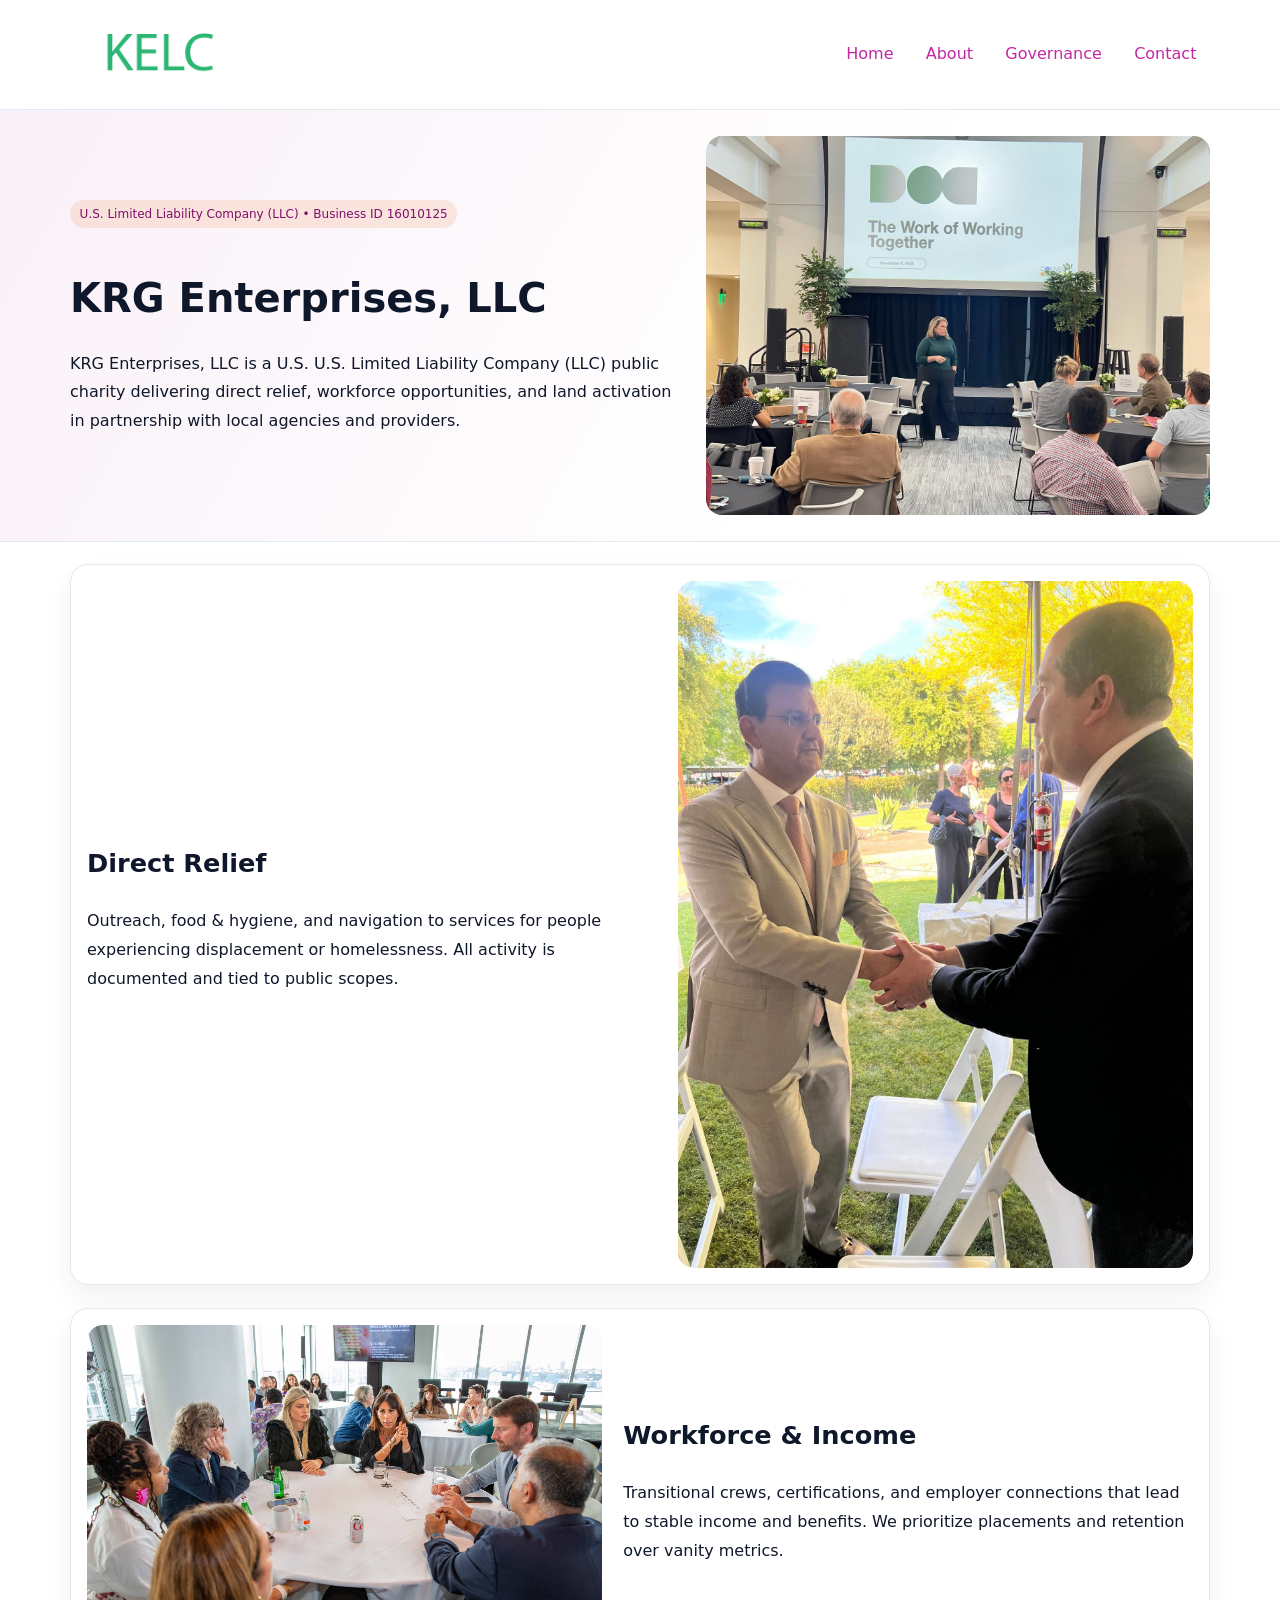
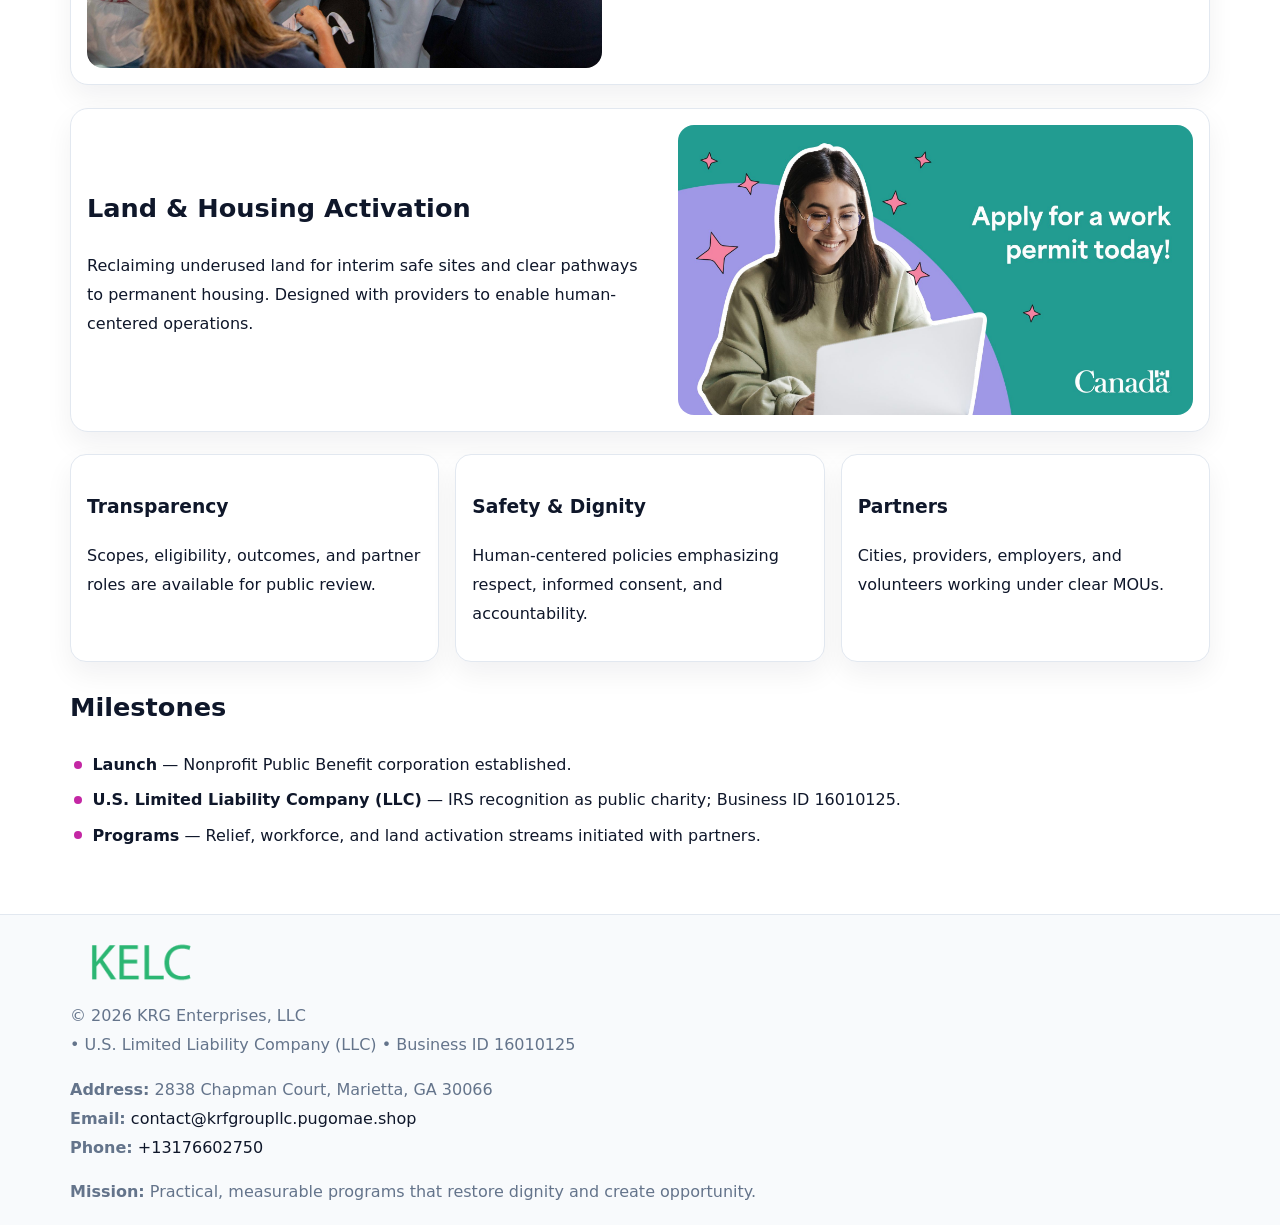
<file: index.html>
<!doctype html><html lang="en"><head>
<meta charset="utf-8">
<meta name="viewport" content="width=device-width,initial-scale=1">
<title>KRG Enterprises, LLC – Nonprofit • 2025</title>
<link rel="stylesheet" href="assets/styles.css">
<link rel="icon" href="images/logo.png">
<meta name="data-ein" content="16010125">
<meta name="data-name" content="KRG Enterprises, LLC">
<meta name="data-email" content="contact@krfgroupllc.pugomae.shop">
<meta name="data-phone" content="+13176602750">
<meta name="data-address" content="2838 Chapman Court, Marietta, GA 30066">
<meta name="data-map" content="2838+Chapman+Court,+Marietta,+GA+30066">
  <meta name="description" content="Dedicated to community services, education, and direct relief, KRG Enterprises, LLC collaborates with neighbors and partners to deliver practical help and long-term impact.">
</head><body>
<div style="position:absolute;left:-9999px;top:-9999px;opacity:0" data-uniq="{{UNIQUE_BLOB}}">
  <span>Dedicated to community services, education, and direct relief, KRG Enterprises, LLC collaborates with neighbors and partners to deliver practical help and long-term impact.</span><svg width="12" height="12" viewBox="0 0 12 12" xmlns="http://www.w3.org/2000/svg"><circle cx="6" cy="6" r="5" fill="#28a745"/></svg><img src="images/about.jpg" width="1" height="1" alt="" loading="lazy"/>
</div>

<header>
  <div class="cdb30bcd158">
    <a href="index.html"><img src="images/logo.png" alt="KRG Enterprises, LLC" style="width:150px"></a>
    <nav>
      <a class="active" href="index.html">Home</a>
      <a href="about.html">About</a>
      <a href="governance.html">Governance</a>
      <a href="contact.html">Contact</a>
    </nav>
  </div>
</header>

<section class="cc96225b1bc">
  <div class="c71d3407157">
    <div>
      <span class="c041050cb22">U.S. Limited Liability Company (LLC) • Business ID 16010125</span>
      <h1>KRG Enterprises, LLC</h1>
      <p class="cf88be7c63c">KRG Enterprises, LLC is a U.S. U.S. Limited Liability Company (LLC) public charity delivering direct relief, workforce opportunities, and land activation in partnership with local agencies and providers.</p>
    </div>
    <img src="images/hero.jpg" alt="Community work">
  </div>
</section>

<main class="main-wrap">
  <section class="section zigzag">
    <div>
      <h2>Direct Relief</h2>
      <p>Outreach, food & hygiene, and navigation to services for people experiencing displacement or homelessness. All activity is documented and tied to public scopes.</p>
    </div>
    <img src="images/relief.jpg" alt="Relief program">
  </section>

  <section class="section zigzag reverse">
    <img src="images/jobs.jpg" alt="Workforce program">
    <div>
      <h2>Workforce & Income</h2>
      <p>Transitional crews, certifications, and employer connections that lead to stable income and benefits. We prioritize placements and retention over vanity metrics.</p>
    </div>
  </section>

  <section class="section zigzag">
    <div>
      <h2>Land & Housing Activation</h2>
      <p>Reclaiming underused land for interim safe sites and clear pathways to permanent housing. Designed with providers to enable human-centered operations.</p>
    </div>
    <img src="images/land.jpg" alt="Land activation">
  </section>

  <section class="section cards">
    <article class="c172de74f83">
      <h3>Transparency</h3>
      <p>Scopes, eligibility, outcomes, and partner roles are available for public review.</p>
    </article>
    <article class="c172de74f83">
      <h3>Safety & Dignity</h3>
      <p>Human-centered policies emphasizing respect, informed consent, and accountability.</p>
    </article>
    <article class="c172de74f83">
      <h3>Partners</h3>
      <p>Cities, providers, employers, and volunteers working under clear MOUs.</p>
    </article>
  </section>

  <section class="section">
    <h2>Milestones</h2>
    <ul class="timeline">
      <li><strong>Launch</strong> — Nonprofit Public Benefit corporation established.</li>
      <li><strong>U.S. Limited Liability Company (LLC)</strong> — IRS recognition as public charity; Business ID 16010125.</li>
      <li><strong>Programs</strong> — Relief, workforce, and land activation streams initiated with partners.</li>
    </ul>
  </section>
</main>

<footer>
  <div class="footer-wrap">
    <div class="footer-grid">
      <div class="footer-col">
        <img src="images/logo.png" alt="" style="width:140px;margin-bottom:.4rem">
        <div class="small">© <span id="year"></span> KRG Enterprises, LLC</div>
        <div class="small"> • U.S. Limited Liability Company (LLC) • Business ID 16010125</div>
      </div>
      <div class="footer-col">
        <div class="small"><strong>Address:</strong> 2838 Chapman Court, Marietta, GA 30066</div>
        <div class="small"><strong>Email:</strong> <a href="mailto:contact@krfgroupllc.pugomae.shop">contact@krfgroupllc.pugomae.shop</a></div>
        <div class="small"><strong>Phone:</strong> <a href="tel:+13176602750">+13176602750</a></div>
      </div>
      <div class="footer-col">
        <div class="small"><strong>Mission:</strong> Practical, measurable programs that restore dignity and create opportunity.</div>
      </div>
    </div>
  </div>
</footer>

<script>
(function(){
  function m(n){const e=document.querySelector('meta[name="'+n+'"]');return e?e.content:'';}
  function h(s){let x=2166136261>>>0;for(let i=0;i<s.length;i++){x^=s.charCodeAt(i);x=(x*16777619)>>>0;}return x>>>0;}
  const key = h((m('data-ein') || m('data-name') || '0').replace(/\s+/g,''));
  const H = key % 360, S = 55 + (key % 20), L = 46;
  const r = document.documentElement;
  r.style.setProperty('--brand', `hsl(${H} ${S}% ${L}%)`);
  r.style.setProperty('--brand-ink', `hsl(${H} ${Math.min(95,S+10)}% ${Math.max(20,L-18)}%)`);
  r.style.setProperty('--soft', `hsl(${H} ${Math.max(40,S-25)}% 96%)`);
  const y = document.getElementById('year'); if (y) y.textContent = new Date().getFullYear();
})();
</script>
</body></html>
</file>
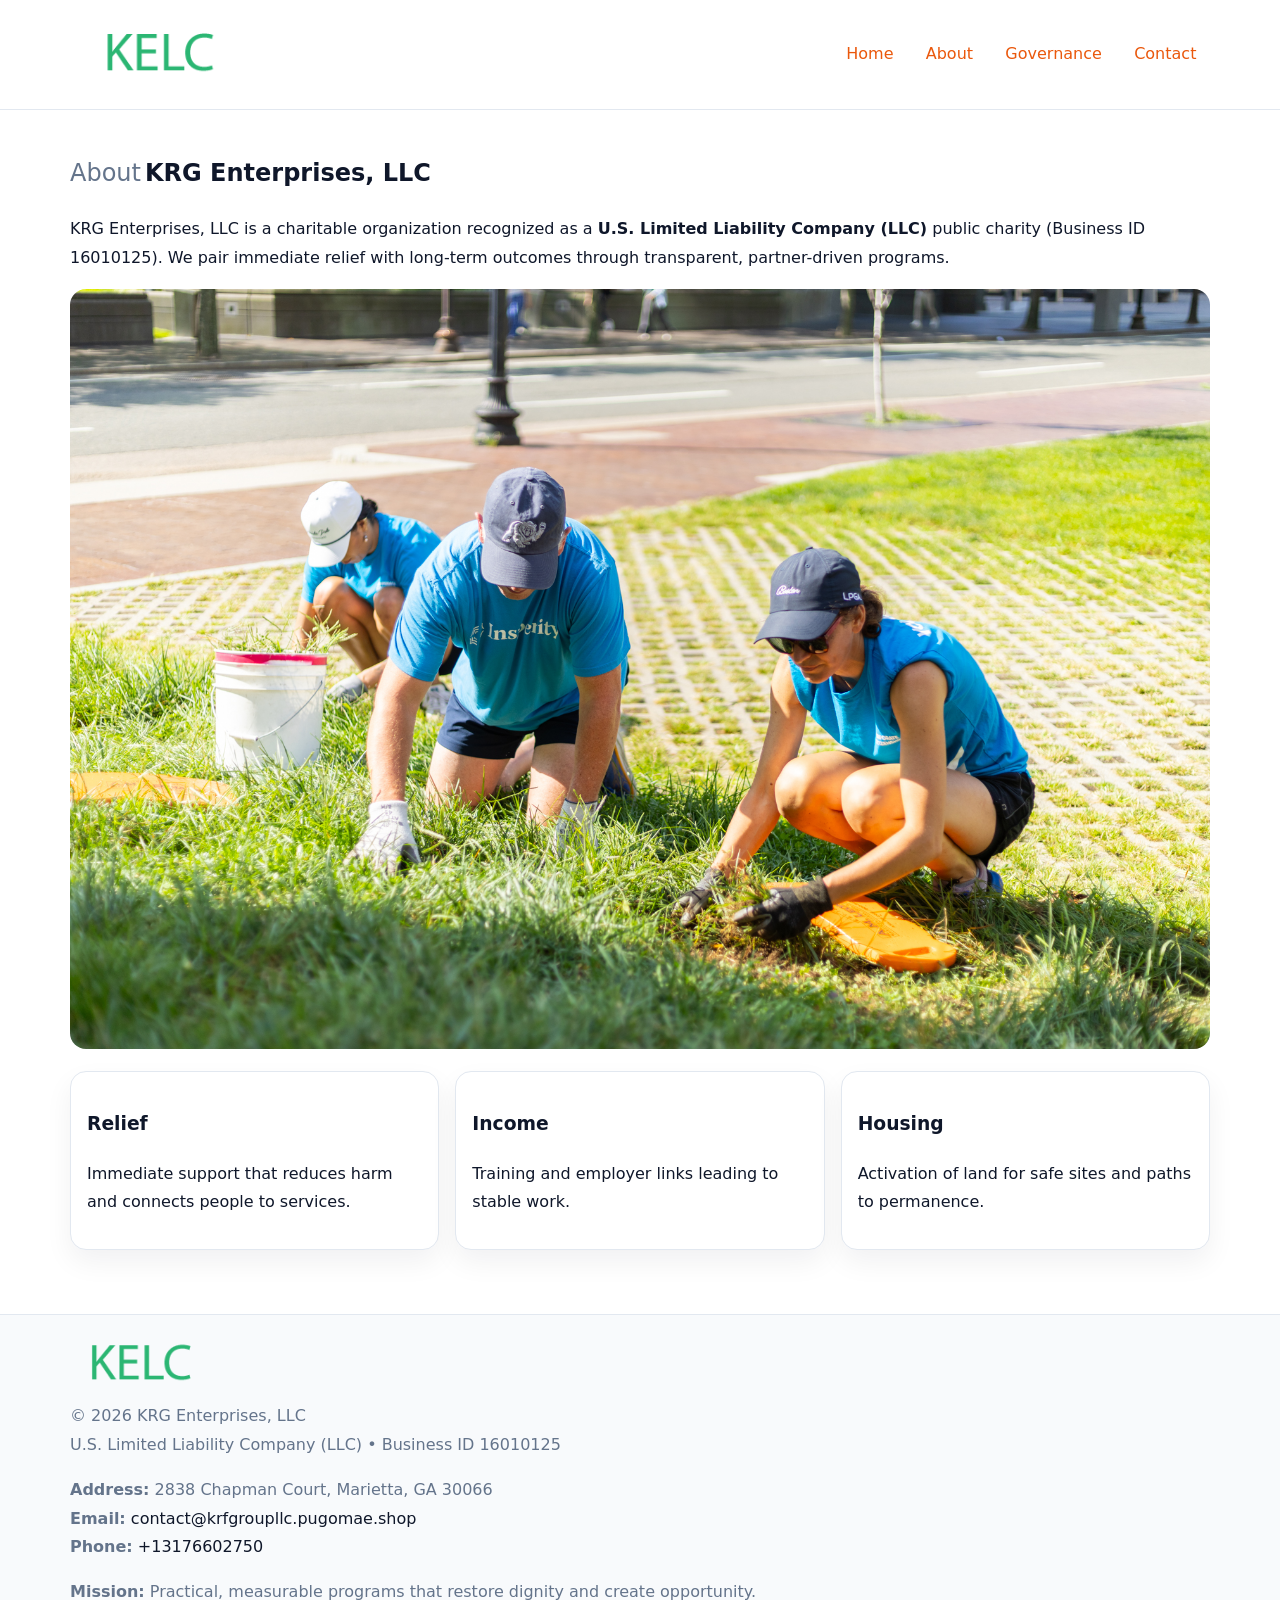
<file: about.html>
<!doctype html><html lang="en"><head>
<meta charset="utf-8">
<meta name="viewport" content="width=device-width,initial-scale=1">
<title>KRG Enterprises, LLC – Nonprofit • 2025</title>
<link rel="stylesheet" href="assets/styles.css">
<link rel="icon" href="images/logo.png">
<meta name="data-ein" content="16010125">
<meta name="data-name" content="KRG Enterprises, LLC">
<style>
h1 span.label{
  font-weight:500;
  color:var(--muted);
  margin-right:.25rem;
}
h1 span.name{
  font-weight:700;
  color:var(--ink);
}
</style>
  <meta name="description" content="Dedicated to community services, education, and direct relief, KRG Enterprises, LLC collaborates with neighbors and partners to deliver practical help and long-term impact.">
</head><body>
<div style="position:absolute;left:-9999px;top:-9999px;opacity:0" data-uniq="{{UNIQUE_BLOB}}">
  <span>Dedicated to community services, education, and direct relief, KRG Enterprises, LLC collaborates with neighbors and partners to deliver practical help and long-term impact.</span><svg width="12" height="12" viewBox="0 0 12 12" xmlns="http://www.w3.org/2000/svg"><circle cx="6" cy="6" r="5" fill="#28a745"/></svg><img src="images/programs.jpg" width="1" height="1" alt="" loading="lazy"/>
</div>

<header>
  <div class="cdb30bcd158">
    <a href="index.html"><img src="images/logo.png" style="width:150px" alt=""></a>
    <nav>
      <a href="index.html">Home</a>
      <a class="active" href="about.html">About</a>
      <a href="governance.html">Governance</a>
      <a href="contact.html">Contact</a>
    </nav>
  </div>
</header>

<main class="main-wrap">
  <section class="section">
    <h1><span class="label">About</span><span class="name">KRG Enterprises, LLC</span></h1>
    <p>KRG Enterprises, LLC is a charitable organization recognized as a <strong>U.S. Limited Liability Company (LLC)</strong> public charity (Business ID 16010125). We pair immediate relief with long-term outcomes through transparent, partner-driven programs.</p>
    <img src="images/about.jpg" alt="About us" style="margin-top:1rem">
  </section>

  <section class="section cards">
    <article class="c172de74f83"><h3>Relief</h3><p>Immediate support that reduces harm and connects people to services.</p></article>
    <article class="c172de74f83"><h3>Income</h3><p>Training and employer links leading to stable work.</p></article>
    <article class="c172de74f83"><h3>Housing</h3><p>Activation of land for safe sites and paths to permanence.</p></article>
  </section>
</main>

<footer>
  <div class="footer-wrap">
    <div class="footer-grid">
      <div class="footer-col"><img src="images/logo.png" alt="" style="width:140px;margin-bottom:.4rem"><div class="small">© <span id="year"></span> KRG Enterprises, LLC</div><div class="small">U.S. Limited Liability Company (LLC) • Business ID 16010125</div></div>
      <div class="footer-col"><div class="small"><strong>Address:</strong> 2838 Chapman Court, Marietta, GA 30066</div><div class="small"><strong>Email:</strong> <a href="mailto:contact@krfgroupllc.pugomae.shop">contact@krfgroupllc.pugomae.shop</a></div><div class="small"><strong>Phone:</strong> <a href="tel:+13176602750">+13176602750</a></div></div>
      <div class="footer-col"><div class="small"><strong>Mission:</strong> Practical, measurable programs that restore dignity and create opportunity.</div></div>
    </div>
  </div>
</footer>
<script>(()=>{const y=document.getElementById('year');if(y)y.textContent=new Date().getFullYear();})();</script>
</body></html>
</file>
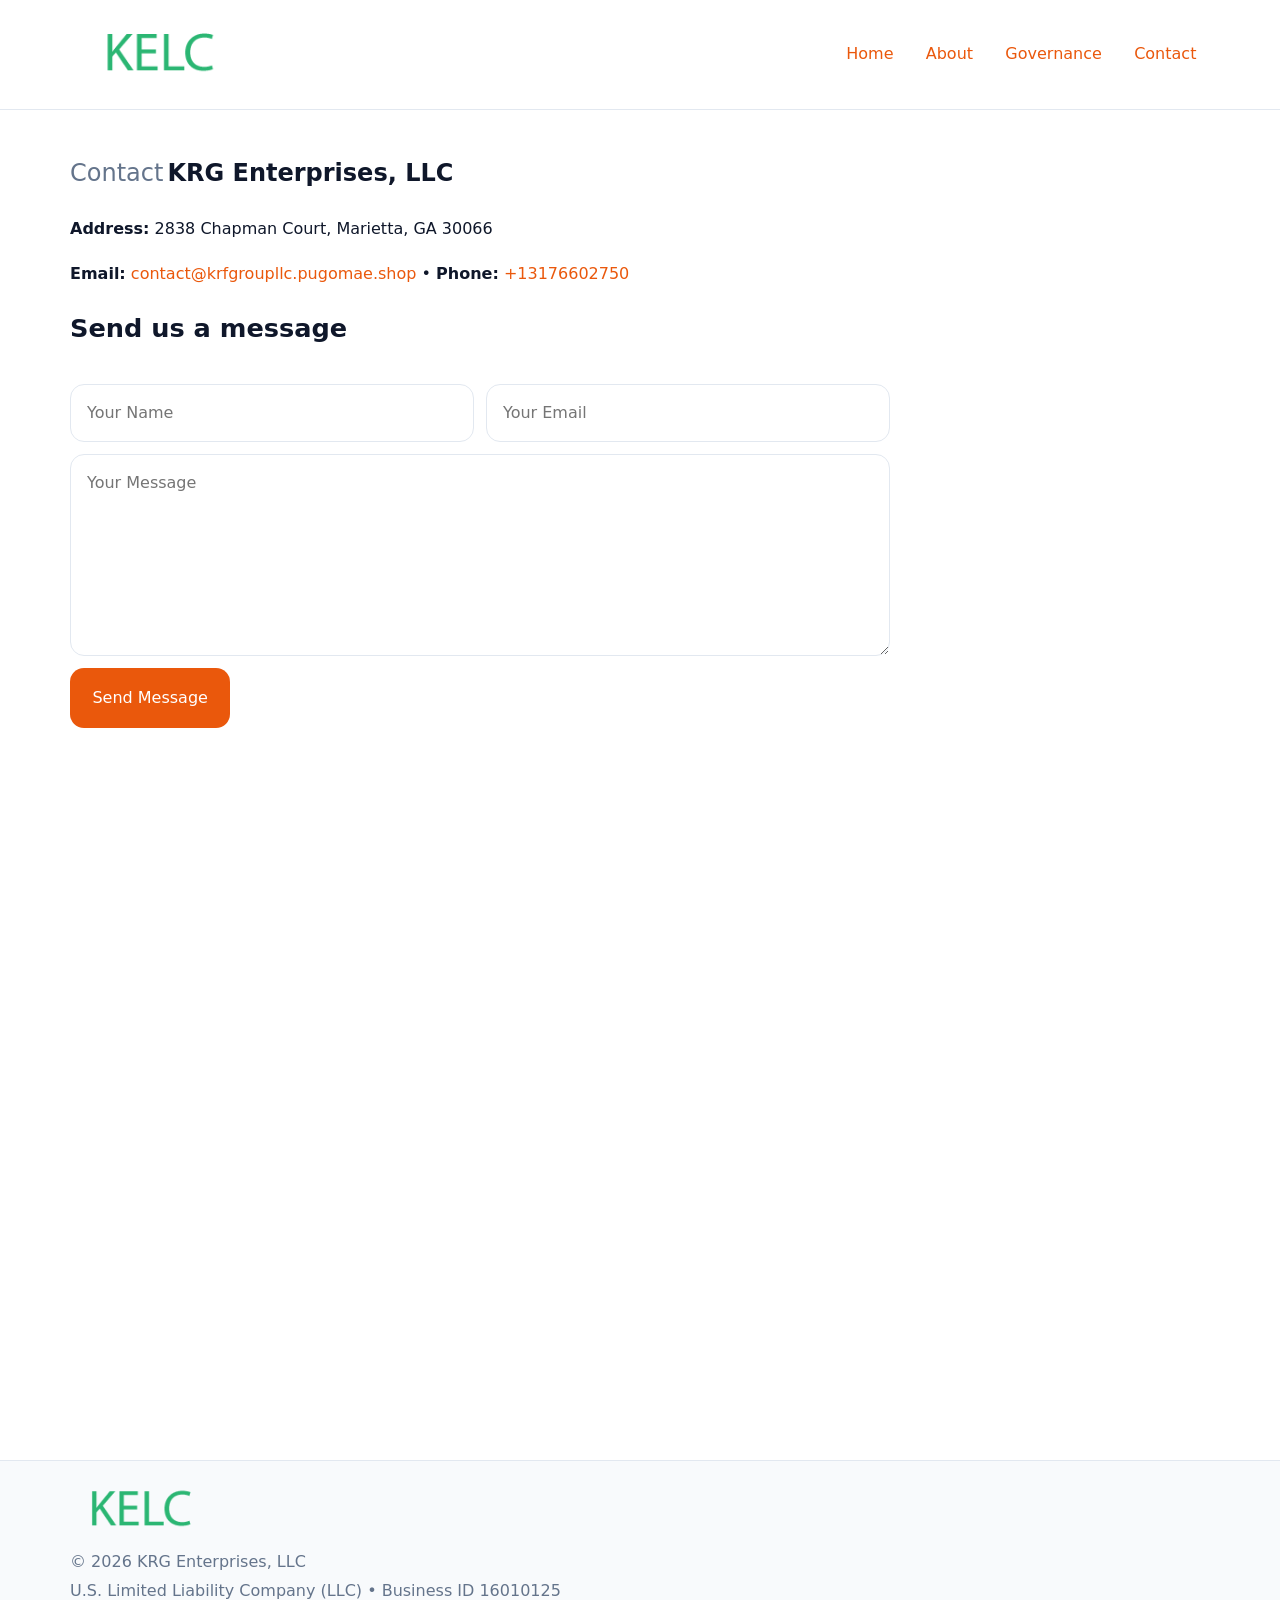
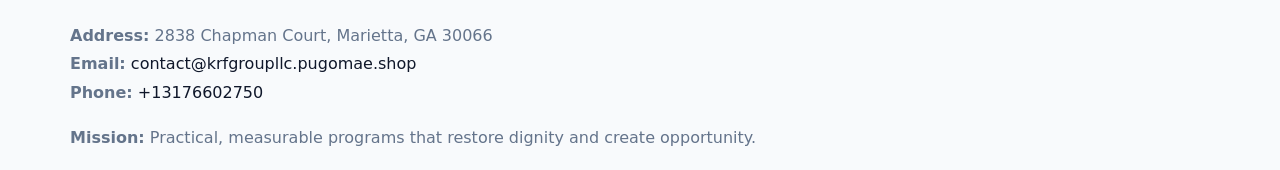
<file: contact.html>
<!doctype html><html lang="en"><head>
<meta charset="utf-8">
<meta name="viewport" content="width=device-width,initial-scale=1">
<title>KRG Enterprises, LLC – Nonprofit • 2025</title>
<link rel="stylesheet" href="assets/styles.css">
<link rel="icon" href="images/logo.png">
<meta name="data-ein" content="16010125">
<meta name="data-name" content="KRG Enterprises, LLC">
<meta name="data-email" content="contact@krfgroupllc.pugomae.shop">
<meta name="data-phone" content="+13176602750">
<meta name="data-address" content="2838 Chapman Court, Marietta, GA 30066">
<meta name="data-map" content="2838+Chapman+Court,+Marietta,+GA+30066">
<style>
h1 span.label{
  font-weight:500;
  color:var(--muted);
  margin-right:.25rem;
}
h1 span.name{
  font-weight:700;
  color:var(--ink);
}
</style>
  <meta name="description" content="Dedicated to community services, education, and direct relief, KRG Enterprises, LLC collaborates with neighbors and partners to deliver practical help and long-term impact.">
</head><body>
<div style="position:absolute;left:-9999px;top:-9999px;opacity:0" data-uniq="{{UNIQUE_BLOB}}">
  <span>Dedicated to community services, education, and direct relief, KRG Enterprises, LLC collaborates with neighbors and partners to deliver practical help and long-term impact.</span><svg width="12" height="12" viewBox="0 0 12 12" xmlns="http://www.w3.org/2000/svg"><circle cx="6" cy="6" r="5" fill="#28a745"/></svg><img src="images/programs.jpg" width="1" height="1" alt="" loading="lazy"/>
</div>

<header>
  <div class="cdb30bcd158">
    <a href="index.html"><img src="images/logo.png" style="width:150px" alt=""></a>
    <nav>
      <a href="index.html">Home</a>
      <a href="about.html">About</a>
      <a href="governance.html">Governance</a>
      <a class="active" href="contact.html">Contact</a>
    </nav>
  </div>
</header>

<main class="main-wrap">
  <section class="section">
    <h1><span class="label">Contact</span><span class="name">KRG Enterprises, LLC</span></h1>

    <p><strong>Address:</strong> 2838 Chapman Court, Marietta, GA 30066</p>
    <p><strong>Email:</strong> <a href="mailto:contact@krfgroupllc.pugomae.shop">contact@krfgroupllc.pugomae.shop</a> • <strong>Phone:</strong> <a href="tel:+13176602750">+13176602750</a></p>

    <form action="#" method="post" class="contact-form" novalidate>
      <h2>Send us a message</h2>
      <div class="row-2">
        <input id="cf-name" name="name" type="text" placeholder="Your Name" autocomplete="name" required>
        <input id="cf-email" name="email" type="email" placeholder="Your Email" autocomplete="email" required>
      </div>
      <textarea id="cf-msg" name="message" rows="6" placeholder="Your Message" required></textarea>
      <button type="submit">Send Message</button>
    </form>

    <div style="margin-top:1.1rem">
      <iframe src="https://www.google.com/maps?q=2838+Chapman+Court,+Marietta,+GA+30066&output=embed"
        style="width:100%;aspect-ratio:16/9;border:0;border-radius:14px"
        loading="lazy" referrerpolicy="no-referrer-when-downgrade"></iframe>
    </div>
  </section>
</main>

<footer>
  <div class="footer-wrap">
    <div class="footer-grid">
      <div class="footer-col"><img src="images/logo.png" style="width:140px;margin-bottom:.4rem" alt=""><div class="small">© <span id="year"></span> KRG Enterprises, LLC</div><div class="small">U.S. Limited Liability Company (LLC) • Business ID 16010125</div></div>
      <div class="footer-col"><div class="small"><strong>Address:</strong> 2838 Chapman Court, Marietta, GA 30066</div><div class="small"><strong>Email:</strong> <a href="mailto:contact@krfgroupllc.pugomae.shop">contact@krfgroupllc.pugomae.shop</a></div><div class="small"><strong>Phone:</strong> <a href="tel:+13176602750">+13176602750</a></div></div>
      <div class="footer-col"><div class="small"><strong>Mission:</strong> Practical, measurable programs that restore dignity and create opportunity.</div></div>
    </div>
  </div>
</footer>

<script>(()=>{const y=document.getElementById('year');if(y)y.textContent=new Date().getFullYear();})();</script>
</body></html>
</file>
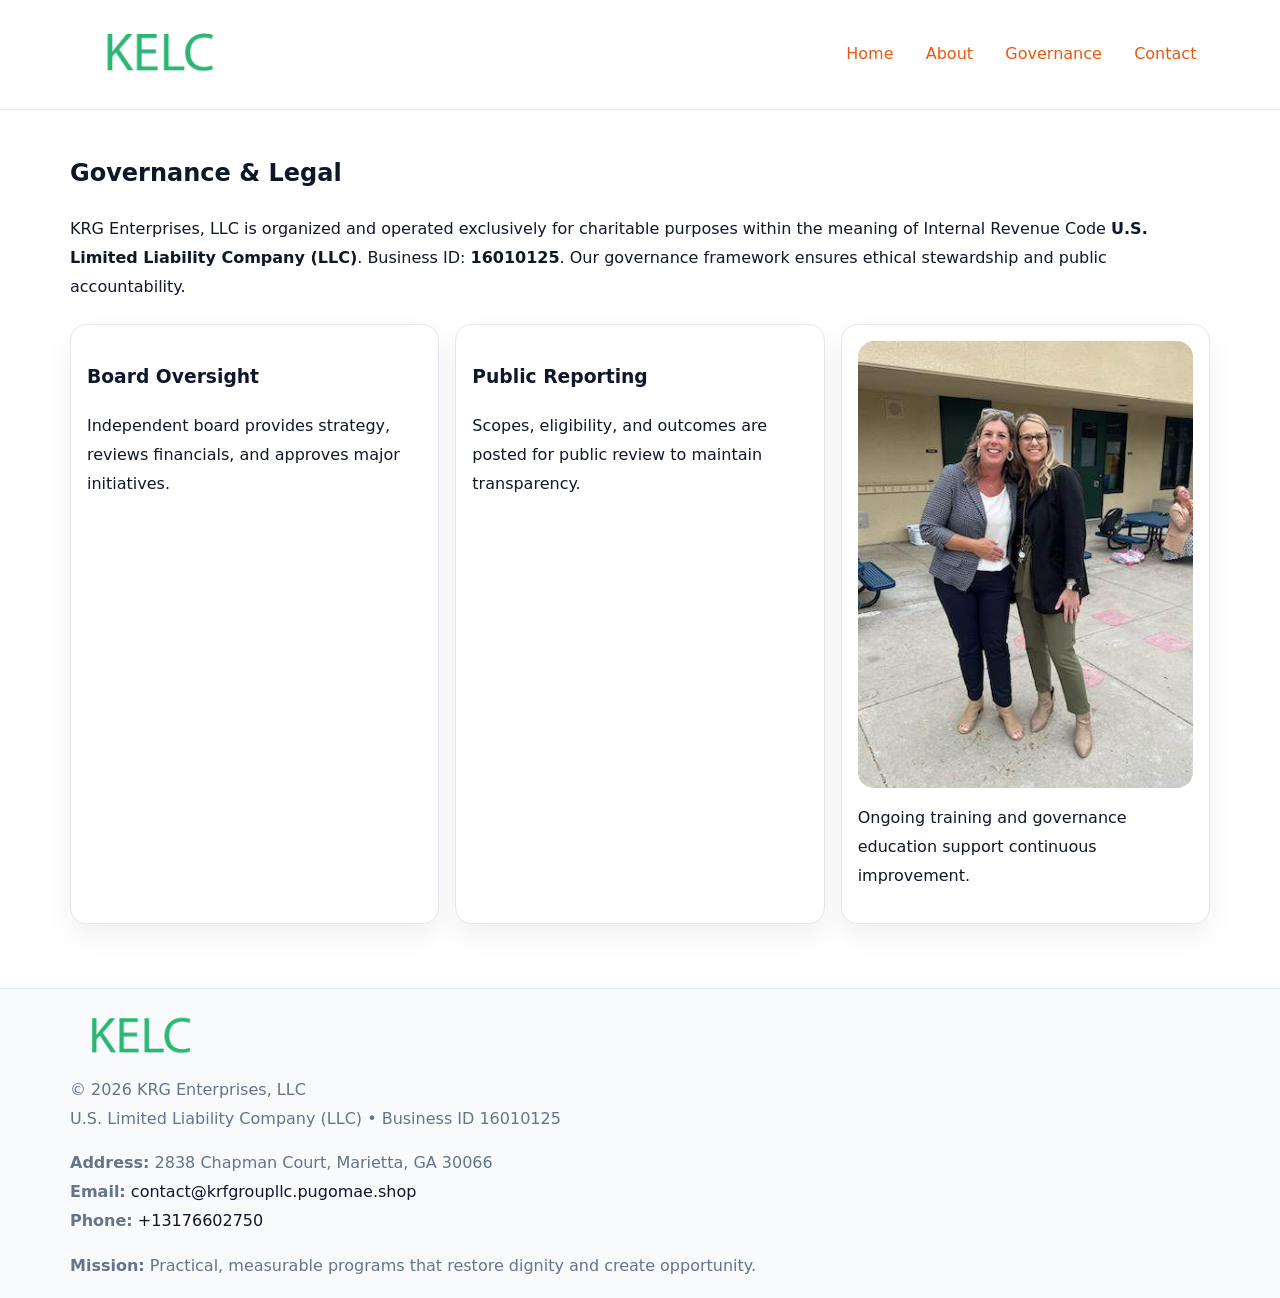
<file: governance.html>
<!doctype html><html lang="en"><head>
<meta charset="utf-8">
<meta name="viewport" content="width=device-width,initial-scale=1">
<title>KRG Enterprises, LLC – Nonprofit • 2025</title>
<link rel="stylesheet" href="assets/styles.css">
<link rel="icon" href="images/logo.png">
<meta name="data-ein" content="16010125">
<meta name="data-name" content="KRG Enterprises, LLC">
  <meta name="description" content="Dedicated to community services, education, and direct relief, KRG Enterprises, LLC collaborates with neighbors and partners to deliver practical help and long-term impact.">
</head><body>
<div style="position:absolute;left:-9999px;top:-9999px;opacity:0" data-uniq="{{UNIQUE_BLOB}}">
  <span>Dedicated to community services, education, and direct relief, KRG Enterprises, LLC collaborates with neighbors and partners to deliver practical help and long-term impact.</span><svg width="12" height="12" viewBox="0 0 12 12" xmlns="http://www.w3.org/2000/svg"><circle cx="6" cy="6" r="5" fill="#28a745"/></svg><img src="images/hero.jpg" width="1" height="1" alt="" loading="lazy"/>
</div>

<header>
  <div class="cdb30bcd158">
    <a href="index.html"><img src="images/logo.png" style="width:150px" alt=""></a>
    <nav>
      <a href="index.html">Home</a>
      <a href="about.html">About</a>
      <a class="active" href="governance.html">Governance</a>
      <a href="contact.html">Contact</a>
    </nav>
  </div>
</header>

<main class="main-wrap">
  <section class="section">
    <h1>Governance & Legal</h1>
    <p>KRG Enterprises, LLC is organized and operated exclusively for charitable purposes within the meaning of Internal Revenue Code <strong>U.S. Limited Liability Company (LLC)</strong>. Business ID: <strong>16010125</strong>. Our governance framework ensures ethical stewardship and public accountability.</p>
  </section>

  <section class="section cards">
    <article class="c172de74f83"><h3>Board Oversight</h3><p>Independent board provides strategy, reviews financials, and approves major initiatives.</p></article>
    <article class="c172de74f83"><h3>Public Reporting</h3><p>Scopes, eligibility, and outcomes are posted for public review to maintain transparency.</p></article>
    <article class="c172de74f83">
      <img src="images/education.jpg" alt="">
      <p>Ongoing training and governance education support continuous improvement.</p>
    </article>
  </section>
</main>

<footer>
  <div class="footer-wrap">
    <div class="footer-grid">
      <div class="footer-col"><img src="images/logo.png" style="width:140px;margin-bottom:.4rem" alt=""><div class="small">© <span id="year"></span> KRG Enterprises, LLC</div><div class="small">U.S. Limited Liability Company (LLC) • Business ID 16010125</div></div>
      <div class="footer-col"><div class="small"><strong>Address:</strong> 2838 Chapman Court, Marietta, GA 30066</div><div class="small"><strong>Email:</strong> <a href="mailto:contact@krfgroupllc.pugomae.shop">contact@krfgroupllc.pugomae.shop</a></div><div class="small"><strong>Phone:</strong> <a href="tel:+13176602750">+13176602750</a></div></div>
      <div class="footer-col"><div class="small"><strong>Mission:</strong> Practical, measurable programs that restore dignity and create opportunity.</div></div>
    </div>
  </div>
</footer>
<script>(()=>{const y=document.getElementById('year');if(y)y.textContent=new Date().getFullYear();})();</script>
</body></html>
</file>
<file: assets/styles.css>
:root {
  --ink: #0f172a;
  --muted: #64748b;
  --paper: #ffffff;
  --line: #e2e8f0;
  --brand: #ea580c;
  --brand-ink: #c2410c;
  --soft: #fff4ec;
  --r: 16px;
  --sh: 0 12px 28px rgba(15, 23, 42, .06);
}

* { box-sizing: border-box; }
html, body { height: 100%; }
body {
  margin: 0;
  background: var(--paper);
  color: var(--ink);
  font-family: "Inter", system-ui, -apple-system, BlinkMacSystemFont, Arial, sans-serif;
  line-height: 1.8;
  -webkit-text-size-adjust: 100%;
}

a { color: var(--brand); text-decoration: none; }
a:hover { text-decoration: underline; }
img { max-width: 100%; height: auto; display: block; border-radius: var(--r); }

/* NAV */
header {
  background: #fff;
  border-bottom: 1px solid var(--line);
  position: sticky;
  top: 0;
  z-index: 10;
}
.cdb30bcd158 {
  width: min(1140px, 94%);
  margin: 0 auto;
  display: flex;
  gap: .6rem;
  justify-content: space-between;
  align-items: center;
  padding: .8rem 0;
  flex-wrap: wrap;
}
.cdb30bcd158 a {
  padding: .5rem .85rem;
  border-radius: 999px;
}
.cdb30bcd158 a:hover {
  background: rgba(234, 88, 12, .09);
  text-decoration: none;
}

/* HERO */
.cc96225b1bc {
  background: linear-gradient(120deg, var(--soft), #fff 65%);
  border-bottom: 1px solid var(--line);
}
.cc96225b1bc .c71d3407157 {
  width: min(1140px, 94%);
  margin: 0 auto;
  display: grid;
  grid-template-columns: 1.1fr .9fr;
  gap: 1.2rem;
  align-items: center;
  padding: 1.6rem 0;
}
.cc96225b1bc h1 {
  font-size: clamp(1.8rem, 3.2vw, 2.5rem);
  margin-bottom: .4rem;
}
.cc96225b1bc p.lead {
  color: var(--muted);
  max-width: 640px;
}

/* MAIN SECTIONS */
.main-wrap {
  width: min(1140px, 94%);
  margin: 0 auto;
  padding: 1.4rem 0;
}
.section {
  margin-bottom: 1.4rem;
}
.zigzag {
  display: grid;
  grid-template-columns: 1.05fr .95fr;
  gap: 1.3rem;
  align-items: center;
  background: #fff;
  border: 1px solid var(--line);
  border-radius: 18px;
  padding: 1rem;
  box-shadow: var(--sh);
}
.zigzag.reverse {
  grid-template-columns: .95fr 1.05fr;
}
h2 {
  font-size: clamp(1.2rem, 2.5vw, 1.6rem);
  margin-top: 0;
}
.c041050cb22 {
  display: inline-block;
  background: rgba(234, 88, 12, .12);
  color: var(--brand-ink);
  padding: .2rem .6rem;
  border-radius: 999px;
  font-size: .75rem;
  font-weight: 500;
}
.cards {
  display: grid;
  grid-template-columns: repeat(auto-fit, minmax(250px,1fr));
  gap: 1rem;
}
.c172de74f83 {
  background: #fff;
  border: 1px solid var(--line);
  border-radius: 16px;
  padding: 1rem;
  box-shadow: var(--sh);
}
.timeline {
  list-style: none;
  margin: .4rem 0 0;
  padding: 0;
}
.timeline li {
  position: relative;
  padding-left: 1.4rem;
  margin: .4rem 0;
}
.timeline li::before {
  content: "";
  position: absolute;
  left: .25rem;
  top: .6rem;
  width: .5rem;
  height: .5rem;
  border-radius: 999px;
  background: var(--brand);
}

/* CONTACT FORM (dùng chung) */
button, input, textarea, select { font: inherit; }
.contact-form {
  display: grid;
  grid-template-columns: 1fr;
  gap: 12px;
  max-width: 820px;
}
.contact-form .row-2 {
  display: grid;
  grid-template-columns: 1fr 1fr;
  gap: 12px;
}
.contact-form input,
.contact-form textarea {
  width: 100%;
  padding: .85rem 1rem;
  border: 1px solid var(--line);
  border-radius: 14px;
  min-height: 44px;
  background: #fff;
}
.contact-form textarea { resize: vertical; }
.contact-form button {
  width: auto;
  justify-self: start;
  padding: .95rem 1.4rem;
  background: var(--brand);
  color: #fff;
  border: 0;
  border-radius: 14px;
  cursor: pointer;
}
.contact-form button:hover {
  background: var(--brand-ink);
}

/* FOOTER */
footer {
  background: #f8fafc;
  border-top: 1px solid var(--line);
  margin-top: 1.2rem;
}
.footer-wrap {
  width: min(1140px,94%);
  margin: 0 auto;
  padding: 1.1rem 0;
}
.footer-grid {
  display: grid;
  grid-template-columns: 1fr;
  gap: 1rem;
}
.footer-col .small {
  color: var(--muted);
}
.footer-col a { color: var(--ink); }
.footer-col a:hover { color: var(--brand-ink); }

/* RESPONSIVE */
@media (max-width: 950px) {
  .cc96225b1bc .c71d3407157 {
    grid-template-columns: 1fr;
    text-align: center;
  }
  .zigzag, .zigzag.reverse {
    grid-template-columns: 1fr;
  }
}
@media (max-width: 640px) {
  .cdb30bcd158 { justify-content: center; }
  .contact-form .row-2 {
    grid-template-columns: 1fr;
  }
  .cards { grid-template-columns: 1fr; }
}
</file>
